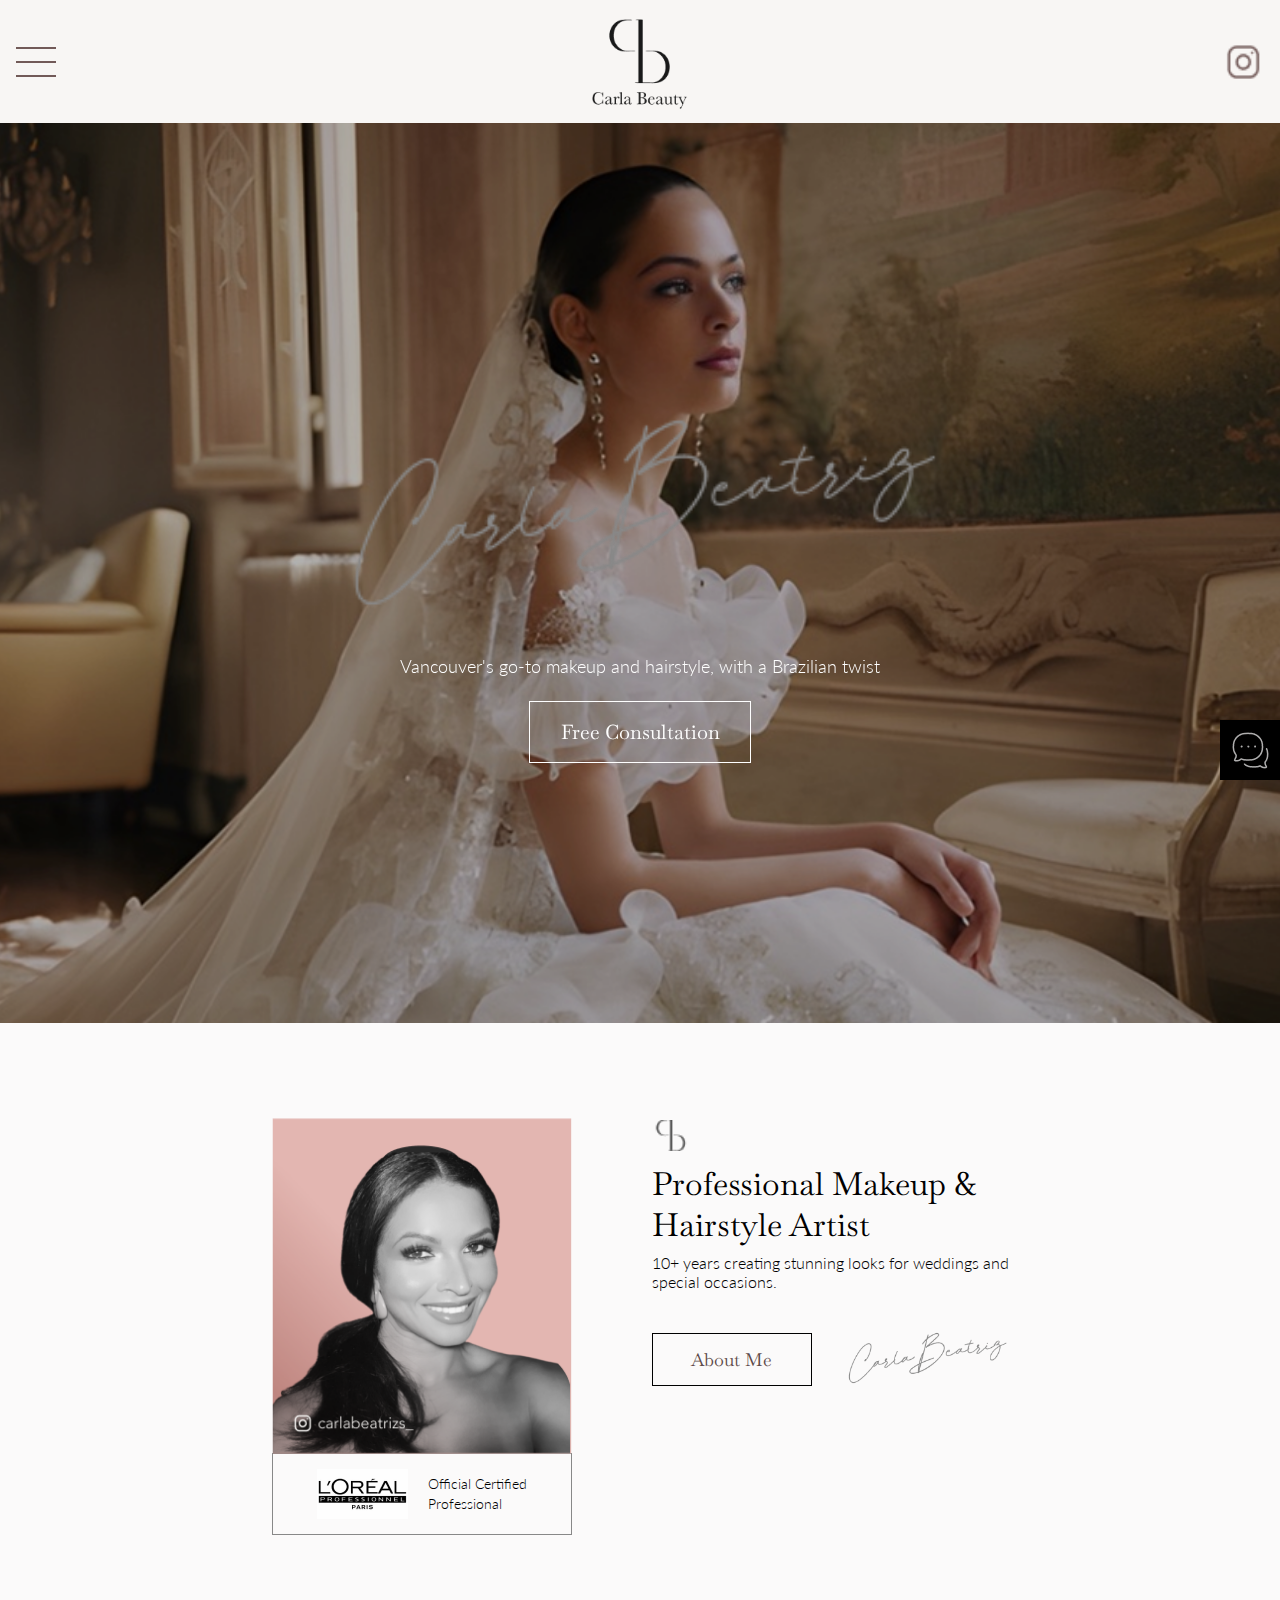
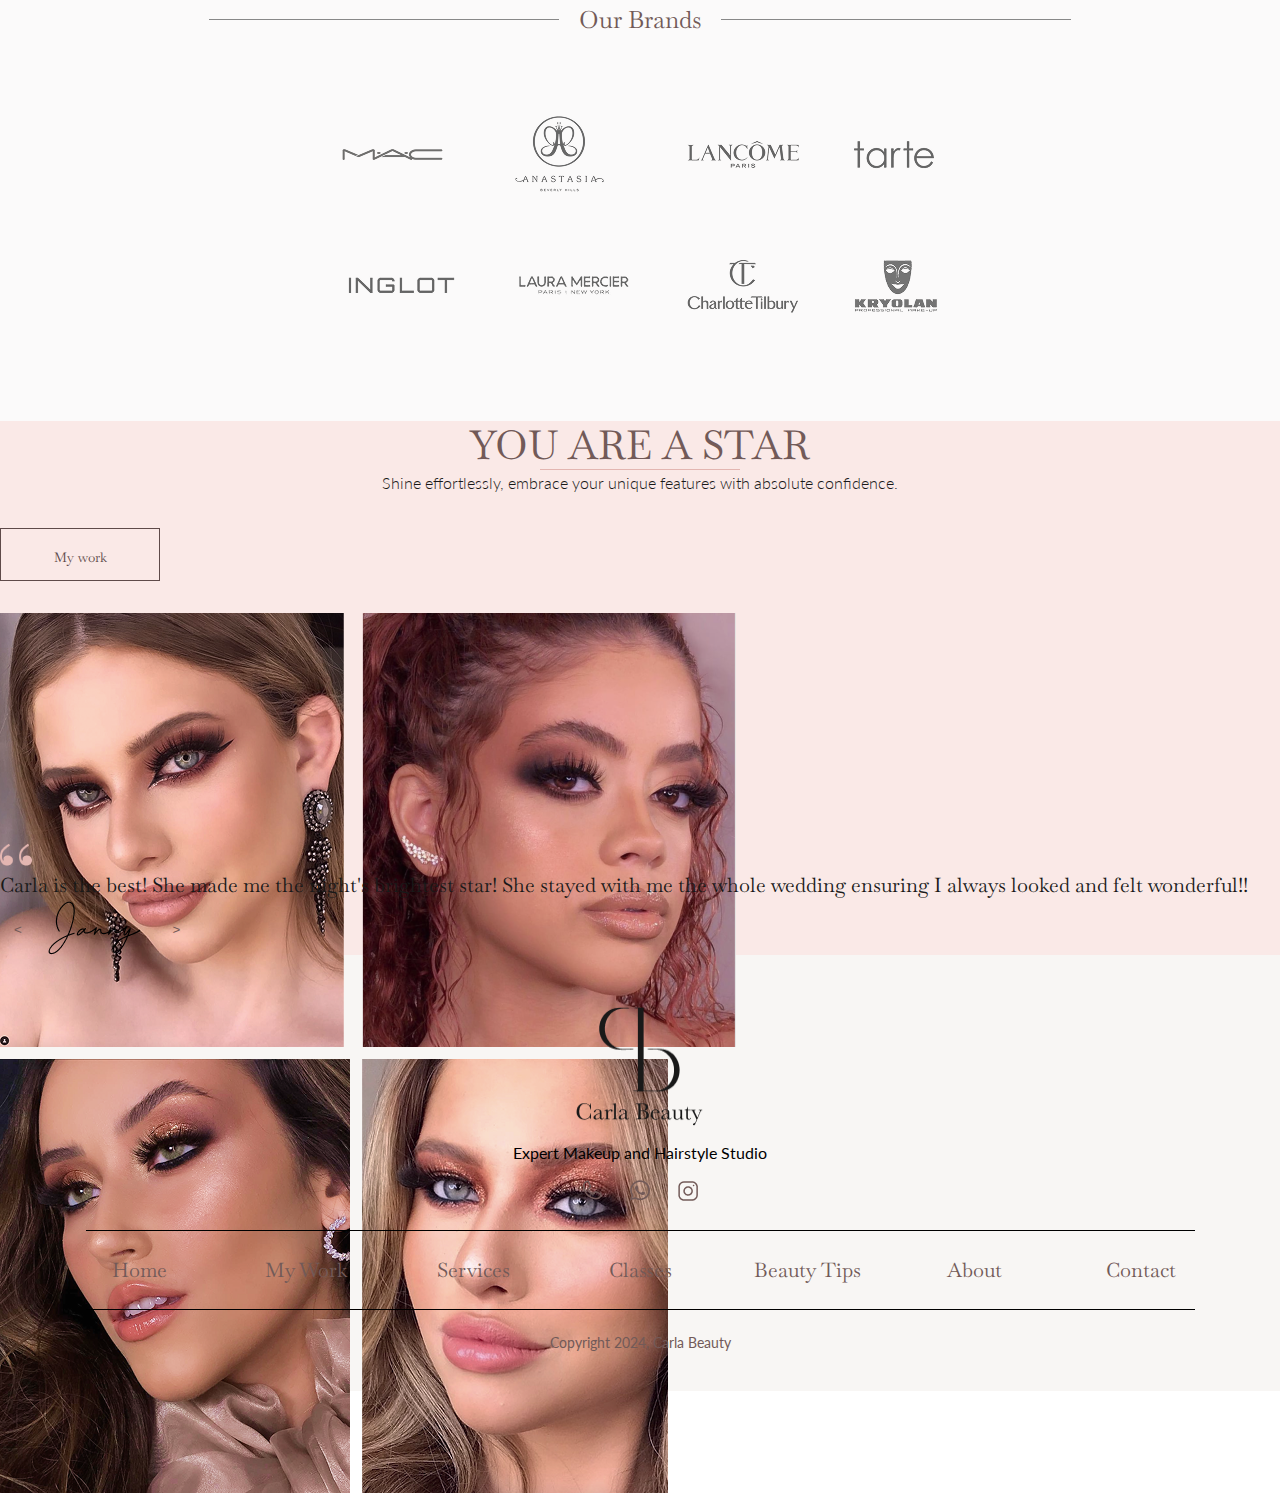
<file: index.html>
<!DOCTYPE html>
<html lang="en">
  <head>
    <meta charset="UTF-8" />
    <meta name="viewport" content="width=device-width, initial-scale=1.0" />
    <title>Final Project_team123</title>

    <link rel="stylesheet" href="./css/home.css" />
    <link rel="stylesheet" href="./css/header.css" />
    <link rel="stylesheet" href="./css/footer.css" />
  </head>
  <body>
    <header>
      <section class="header">
        <div class="header_desktop">
          <div class="header_container">
            <ul class="left_menu">
              <li><a href="./index.html">Home</a></li>
              <li><a href="#">My Work</a></li>
              <li><a href="./service.html">Services</a></li>
              <li><a href="#">Classes</a></li>
            </ul>
            <a href="#" class="logo"><img src="./img/logo.png" alt="" /></a>
            <ul class="right_menu">
              <li><a href="#">Beauty Tips</a></li>
              <li><a href="./about.html">About</a></li>
              <li><a href="#">Contact</a></li>
              <li>
                <a href="#" class="insta_logo"
                  ><img src="./img/insta_logo.png" alt=""
                /></a>
              </li>
            </ul>
          </div>
        </div>

        <div class="header_mobile">
          <div class="mobile_container">
            <div class="hamburger" id="hamburger">
              <span></span>
              <span></span>
              <span></span>
            </div>
            <a href="#" class="mobile_logo"
              ><img src="./img/logo.png" alt=""
            /></a>
            <a href="#" class="mobile_insta"
              ><img src="./img/insta_logo.png" alt=""
            /></a>
          </div>
          <nav class="nav-menus" id="navMenus">
            <ul class="mobile_menu">
              <li><a href="./index.html">Home</a></li>
              <li><a href="#">My Work</a></li>
              <li><a href="./service.html">Services</a></li>
              <li><a href="#">Classes</a></li>
              <li><a href="#">Beauty Tips</a></li>
              <li><a href="./about.html">About</a></li>
              <li><a href="#">Contact</a></li>
            </ul>

            <div class="header_wrap">
              <address>
                <div class="header_phone">
                  <a href="tel:+11234567890">
                    <img src="./img/phone_logo.png" alt="phone_logo" />
                  </a>
                </div>
                <div class="header_whatsapp">
                  <a href="tel:+11234567890">
                    <img src="./img/whatsapp_logo.png" alt="whatsapp_logo" />
                  </a>
                </div>
                <div class="header_instagram">
                  <a href="http://www.instagram.com">
                    <img src="./img/insta_logo.png" alt="insta_logo" />
                  </a>
                </div>
              </address>
              <div class="header_text">
                <p>Expert Makeup and Hairstyle Studio</p>
              </div>
            </div>
          </nav>
        </div>
      </section>
    </header>

    <main>
      <section class="firstMain">
        <div class="firstMain_container">
          <img src="./img/Carla Beauty.png" alt="mainText" />
          <p>Vancouver's go-to makeup and hairstyle, with a Brazilian twist</p>
          <div class="firstMain_consultation">
            <a href="#">Free Consultation</a>
          </div>
        </div>
        <div class="firstMainMsg_img">
          <img src="./img/message.png" alt="message" />
        </div>
      </section>

      <section class="secondMain">
        <div class="secondMain_container">
          <div class="secondMain_intro">
            <img src="./img/SM_logo.png" alt="" />
            <h1>Professional Makeup &<br />Hairstyle Artist</h1>
            <p class="sub-text">
              10+ years creating stunning looks for weddings and<br />special
              occasions.
            </p>
            <div class="sub-sign">
              <img src="./img/Carla Beauty.png" alt="" />
            </div>
            <div class="sub-btn">
              <a href="#">About Me</a>
            </div>
          </div>

          <div class="secondMain_wrapper">
            <div class="secondMain_img">
              <img src="./img/home_second.png" alt="" />
            </div>
            <div class="certification">
              <img src="./img/loreal.png" alt="" />
              <p>Official Certified<br />Professional</p>
            </div>
          </div>
        </div>

        <div class="line_brands">
          <span>Our Brands</span>
          <div class="brand_logos">
            <img src="./img/MAC_Cosmetics_logo.png" alt="mac" />
            <img src="./img/inglot_logo.png" alt="inglot" />
            <img src="./img/anastasia_logo.png" alt="anastasia" />
            <img src="./img/Laura_Mercier_logo.png" alt="Laura_Mercier" />
            <img src="./img/Lancôme_logo.png" alt="lancome" />
            <img
              src="./img/charlotte_tilbury_logo.png"
              alt="charlotte_tilbury"
            />
            <img src="./img/tarte_logo.png" alt="tarte" />
            <img src="./img/kryolan_logo.png" alt="kryolan" />
          </div>
        </div>
      </section>

      <section class="thirdMain">
        <div class="thirdMain_container">
          <h2>YOU ARE A STAR</h2>
          <span></span>
          <p class="thirdMain_txt">Shine effortlessly, embrace your unique features with absolute confidence.</p>
          <button class="btn_thirdMain">My work</button>
        </div>
        <div class="thirdMain_img">
          <img src="./img/home_star_1.png" alt="star1">
          <img src="./img/home_star_2.png" alt="star2">
          <img src="./img/home_star_3.png" alt="star3">
          <img src="./img/home_star_4.png" alt="star4">
        </div>
        <div class="thirdMain_container_2">
          <img src="./img/double_quotation_marks.png" alt="double_quotation_marks">
          <p class="thirdMain_txt_2">Carla is the best! She made me the night's brightest star! She stayed with me the whole  wedding ensuring I always looked and felt wonderful!! </p>
        </div>
        <div class="thirdMain_slider">
          <button class="prev">&lt;</button>
          <div class="slides">
            <div class="slide active">
              <img src="./img/Janny.png" alt="product1">
            </div>
            <div class="slide">
              <img src="./img/Janny.png" alt="product2">
            </div>
            <div class="slide">
              <img src="./img/Janny.png" alt="product3">
            </div>
          </div>
          <button class="next">&gt;</button>
        </div>
      </section>


    </main>

    <footer>
      <section class="footer">
        <div class="footer_wrap">
          <div class="logo">
            <img src="./img/logo.png" alt="logo_img" />
            <p>Expert Makeup and Hairstyle Studio</p>
          </div>
          <address>
            <div class="phone">
              <a href="tel:+11234567890">
                <img src="./img/phone_logo.png" alt="phone_logo" />
              </a>
            </div>
            <div class="whatsapp">
              <a href="tel:+11234567890">
                <img src="./img/whatsapp_logo.png" alt="whatsapp_logo" />
              </a>
            </div>
            <div class="instagram">
              <a href="http://www.instagram.com">
                <img src="./img/insta_logo.png" alt="insta_logo" />
              </a>
            </div>
          </address>
        </div>

        <div class="footer_menu">
          <ul class="link">
            <li><a href="./index.html">Home</a></li>
            <li><a href="#">My Work</a></li>
            <li><a href="./service.html">Services</a></li>
            <li><a href="#">Classes</a></li>
            <li><a href="#">Beauty Tips</a></li>
            <li><a href="./about.html">About</a></li>
            <li><a href="#">Contact</a></li>
          </ul>
        </div>
        <div class="copyright">
          <p>Copyright 2024, Carla Beauty</p>
        </div>
      </section>
    </footer>

    <script>
      const hamburger = document.getElementById("hamburger");
      const navMenus = document.getElementById("navMenus");

      hamburger.addEventListener("click", () => {
        hamburger.classList.toggle("active");
        navMenus.classList.toggle("active");
      });


      const slides = document.querySelector('.slides');
      const slideCount = document.querySelectorAll('.slide').length;
      let currentIndex = 0;

      document.querySelector('.next').addEventListener('click', () => {
        currentIndex = (currentIndex + 1) % slideCount;
        updateSlide();
      });

      document.querySelector('.prev').addEventListener('click', () => {
        currentIndex = (currentIndex - 1 + slideCount) % slideCount;
        updateSlide();
      });

      function updateSlide() {
        slides.style.transform = `translateX(-${currentIndex * 100}%)`;
      }

    </script>
  </body>
</html>
</file>
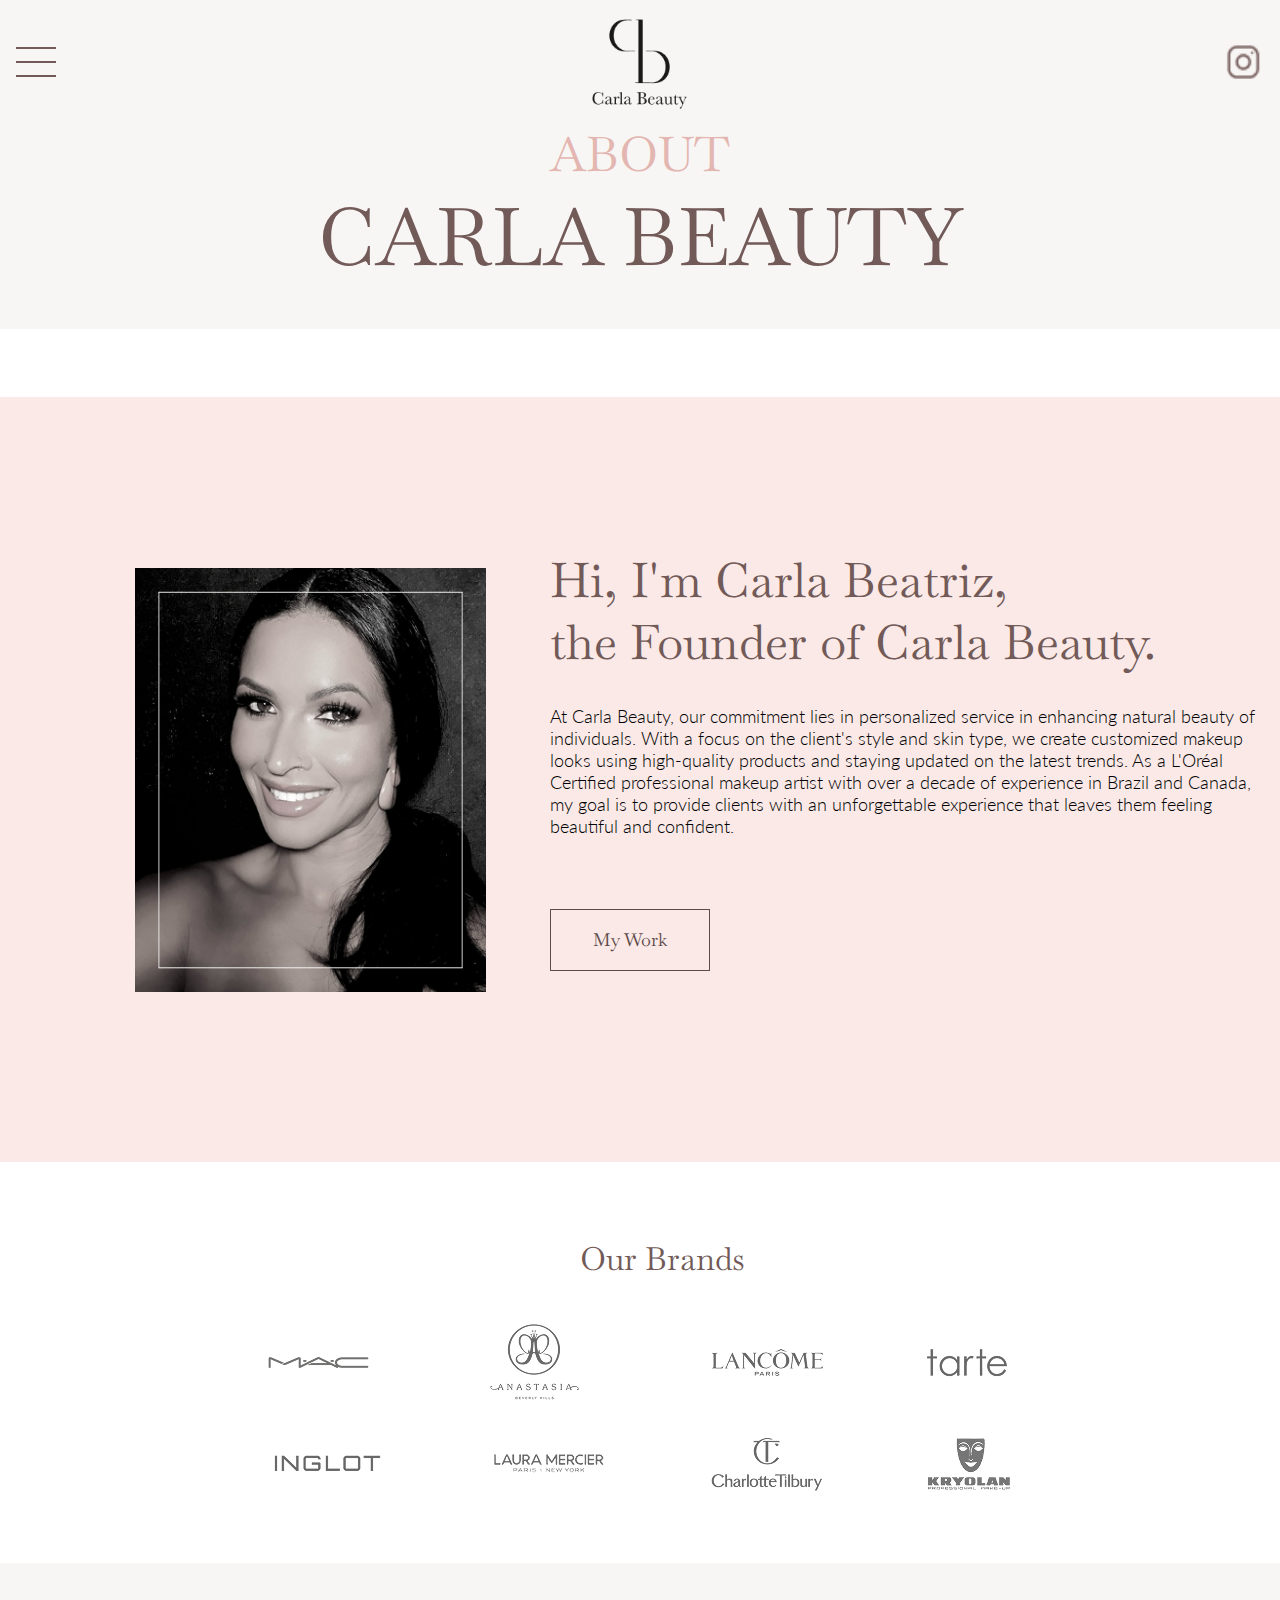
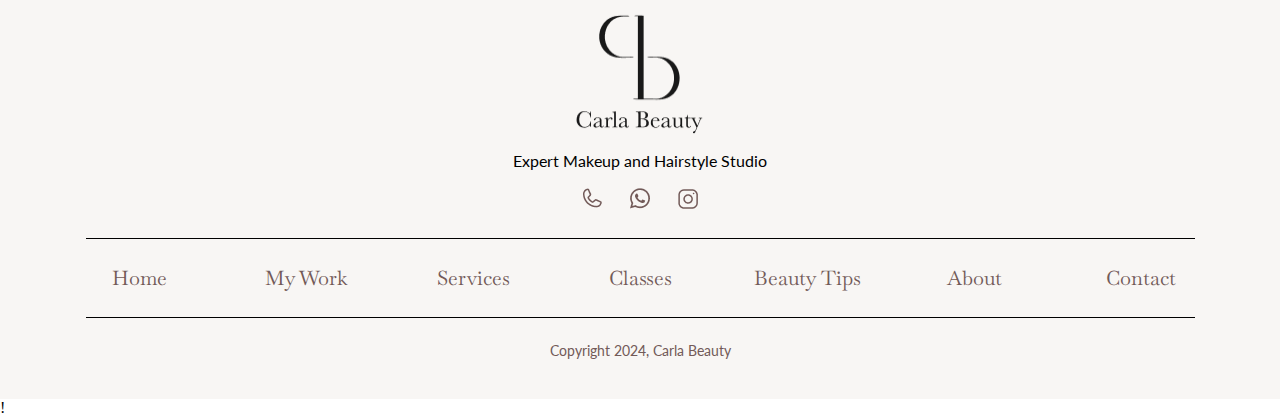
<file: about.html>
<!DOCTYPE html>
<html lang="en">
  <head>
    <meta charset="UTF-8" />
    <meta name="viewport" content="width=device-width, initial-scale=1.0" />
    <title>Final Project_team123</title>

    <link rel="stylesheet" href="./css/home.css" />
    <link rel="stylesheet" href="./css/header.css" />
    <link rel="stylesheet" href="./css/footer.css" />
    <link rel="stylesheet" href="./css/about.css" />
  </head>
  <body>
    <header>
      <section class="header">
        <div class="header_desktop">
          <div class="header_container">
            <ul class="left_menu">
              <li><a href="./index.html">Home</a></li>
              <li><a href="#">My Work</a></li>
              <li><a href="./service.html">Services</a></li>
              <li><a href="#">Classes</a></li>
            </ul>
            <a href="#" class="logo"><img src="./img/logo.png" alt="" /></a>
            <ul class="right_menu">
              <li><a href="#">Beauty Tips</a></li>
              <li><a href="./about.html">About</a></li>
              <li><a href="#">Contact</a></li>
              <li>
                <a href="#" class="insta_logo"
                  ><img src="./img/insta_logo.png" alt=""
                /></a>
              </li>
            </ul>
          </div>
        </div>

        <div class="header_mobile">
          <div class="mobile_container">
            <div class="hamburger" id="hamburger">
              <span></span>
              <span></span>
              <span></span>
            </div>
            <a href="#" class="mobile_logo"
              ><img src="./img/logo.png" alt=""
            /></a>
            <a href="#" class="mobile_insta"
              ><img src="./img/insta_logo.png" alt=""
            /></a>
          </div>
          <nav class="nav-menus" id="navMenus">
            <ul class="mobile_menu">
              <li><a href="./index.html">Home</a></li>
              <li><a href="#">My Work</a></li>
              <li><a href="./service.html">Services</a></li>
              <li><a href="#">Classes</a></li>
              <li><a href="#">Beauty Tips</a></li>
              <li><a href="./about.html">About</a></li>
              <li><a href="#">Contact</a></li>
            </ul>

            <div class="header_wrap">
              <address>
                <div class="header_phone">
                  <a href="tel:+11234567890">
                    <img src="./img/phone_logo.png" alt="phone_logo" />
                  </a>
                </div>
                <div class="header_whatsapp">
                  <a href="tel:+11234567890">
                    <img src="./img/whatsapp_logo.png" alt="whatsapp_logo" />
                  </a>
                </div>
                <div class="header_instagram">
                  <a href="http://www.instagram.com">
                    <img src="./img/insta_logo.png" alt="insta_logo" />
                  </a>
                </div>
              </address>
              <div class="header_text">
                <p>Expert Makeup and Hairstyle Studio</p>
              </div>
            </div>
          </nav>
        </div>
      </section>
    </header>

    <main>
      <div class="about">
        <h1>
          <span class="heading-word">ABOUT</span><br />
          <span class="heading-rest">CARLA BEAUTY</span>
        </h1>
      </div>
      <div class="instruction">
        <img src="./img/about_1.png" alt="about_photo" />
        <div class="instruction_text">
          <h1>Hi, I'm Carla Beatriz, <br />the Founder of Carla Beauty.</h1>
          <p>
            At Carla Beauty, our commitment lies in personalized service in
            enhancing natural beauty of individuals. With a focus on the
            client's style and skin type, we create customized makeup looks
            using high-quality products and staying updated on the latest
            trends. As a L'Oréal Certified professional makeup artist with over
            a decade of experience in Brazil and Canada, my goal is to provide
            clients with an unforgettable experience that leaves them feeling
            beautiful and confident.
          </p>
          <button type="button" class="btn_myWork">My Work</button>
        </div>
      </div>
      <div class="our_brands">
        <h2>Our Brands</h2>
        <div class="brand_logos">
          <img src="./img/MAC_Cosmetics_logo.png" alt="mac" />
          <img src="./img/inglot_logo.png" alt="inglot" />
          <img src="./img/anastasia_logo.png" alt="anastasia" />
          <img src="./img/Laura_Mercier_logo.png" alt="Laura_Mercier" />
          <img src="./img/Lancôme_logo.png" alt="lancome" />
          <img src="./img/charlotte_tilbury_logo.png" alt="charlotte_tilbury" />
          <img src="./img/tarte_logo.png" alt="tarte" />
          <img src="./img/kryolan_logo.png" alt="kryolan" />
        </div>
      </div>
    </main>

    <footer>
      <section class="footer">
        <div class="footer_wrap">
          <div class="logo">
            <img src="./img/logo.png" alt="logo_img" />
            <p>Expert Makeup and Hairstyle Studio</p>
          </div>
          <address>
            <div class="phone">
              <a href="tel:+11234567890">
                <img src="./img/phone_logo.png" alt="phone_logo" />
              </a>
            </div>
            <div class="whatsapp">
              <a href="tel:+11234567890">
                <img src="./img/whatsapp_logo.png" alt="whatsapp_logo" />
              </a>
            </div>
            <div class="instagram">
              <a href="http://www.instagram.com">
                <img src="./img/insta_logo.png" alt="insta_logo" />
              </a>
            </div>
          </address>
        </div>

        <div class="footer_menu">
          <ul class="link">
            <li><a href="./index.html">Home</a></li>
            <li><a href="#">My Work</a></li>
            <li><a href="./service.html">Services</a></li>
            <li><a href="#">Classes</a></li>
            <li><a href="#">Beauty Tips</a></li>
            <li><a href="./about.html">About</a></li>
            <li><a href="#">Contact</a></li>
          </ul>
        </div>
        <div class="copyright">
          <p>Copyright 2024, Carla Beauty</p>
        </div>
      </section>
    </footer>

    <script>
      const hamburger = document.getElementById("hamburger");
      const navMenus = document.getElementById("navMenus");

      hamburger.addEventListener("click", () => {
        hamburger.classList.toggle("active");
        navMenus.classList.toggle("active");
      });
    </script>
  </body>
</html>
!
</file>
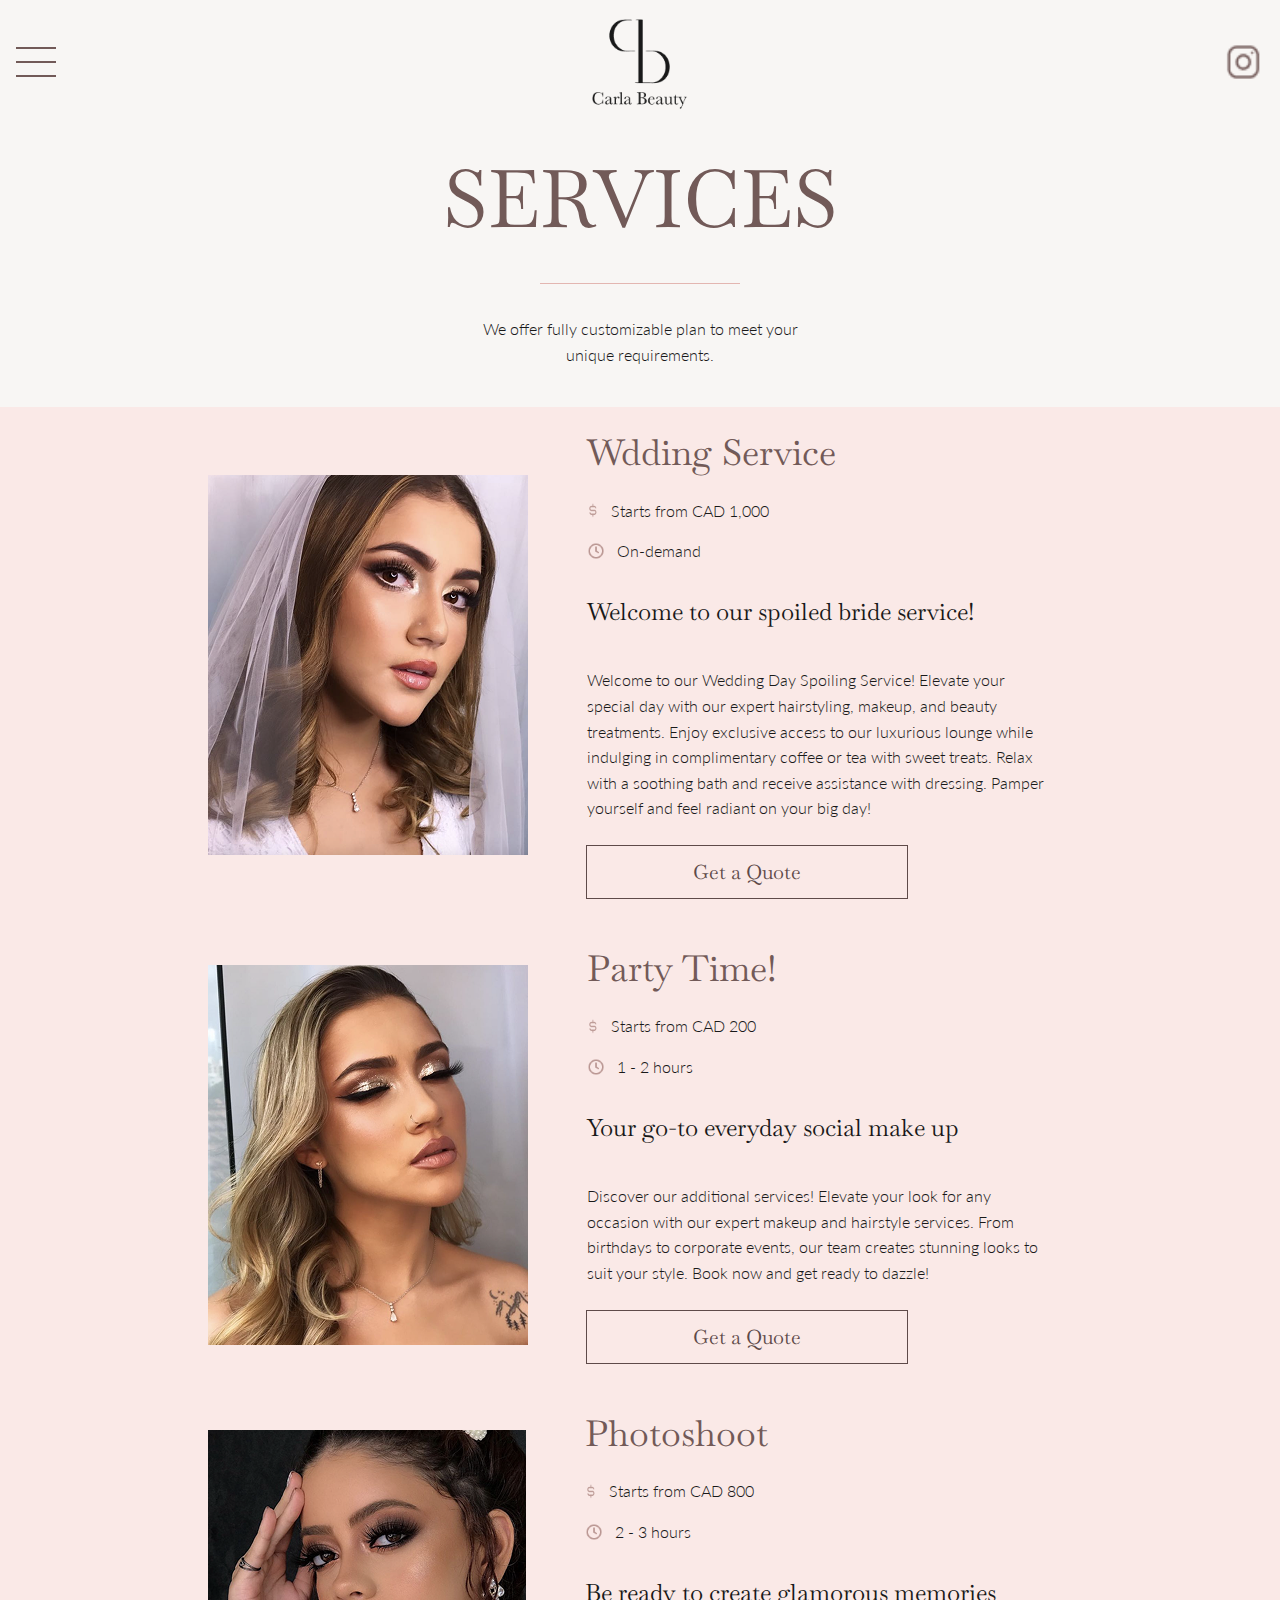
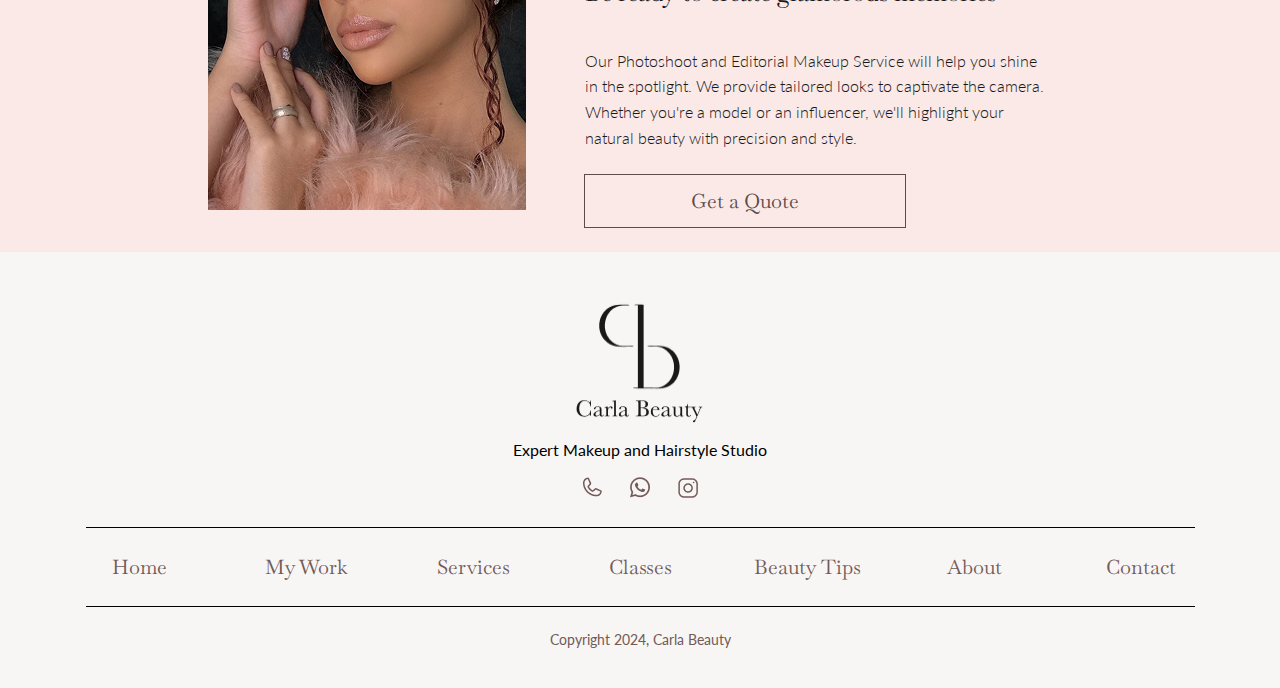
<file: service.html>
<!DOCTYPE html>
<html lang="en">
  <head>
    <meta charset="UTF-8" />
    <meta name="viewport" content="width=device-width, initial-scale=1.0" />
    <title>Final Project_team123</title>

    <link rel="stylesheet" href="./css/home.css" />
    <link rel="stylesheet" href="./css/header.css" />
    <link rel="stylesheet" href="./css/footer.css" />
    <link rel="stylesheet" href="./css/service.css" />
  </head>
  <body>
    <header>
      <section class="header">
        <div class="header_desktop">
          <div class="header_container">
            <ul class="left_menu">
              <li><a href="./index.html">Home</a></li>
              <li><a href="#">My Work</a></li>
              <li><a href="./service.html">Services</a></li>
              <li><a href="#">Classes</a></li>
            </ul>
            <a href="#" class="logo"><img src="./img/logo.png" alt="" /></a>
            <ul class="right_menu">
              <li><a href="#">Beauty Tips</a></li>
              <li><a href="./about.html">About</a></li>
              <li><a href="#">Contact</a></li>
              <li>
                <a href="#" class="insta_logo"
                  ><img src="./img/insta_logo.png" alt=""
                /></a>
              </li>
            </ul>
          </div>
        </div>

        <div class="header_mobile">
          <div class="mobile_container">
            <div class="hamburger" id="hamburger">
              <span></span>
              <span></span>
              <span></span>
            </div>
            <a href="#" class="mobile_logo"
              ><img src="./img/logo.png" alt=""
            /></a>
            <a href="#" class="mobile_insta"
              ><img src="./img/insta_logo.png" alt=""
            /></a>
          </div>
          <nav class="nav-menus" id="navMenus">
            <ul class="mobile_menu">
              <li><a href="./index.html">Home</a></li>
              <li><a href="#">My Work</a></li>
              <li><a href="./service.html">Services</a></li>
              <li><a href="#">Classes</a></li>
              <li><a href="#">Beauty Tips</a></li>
              <li><a href="./about.html">About</a></li>
              <li><a href="#">Contact</a></li>
            </ul>

            <div class="header_wrap">
              <address>
                <div class="header_phone">
                  <a href="tel:+11234567890">
                    <img src="./img/phone_logo.png" alt="phone_logo" />
                  </a>
                </div>
                <div class="header_whatsapp">
                  <a href="tel:+11234567890">
                    <img src="./img/whatsapp_logo.png" alt="whatsapp_logo" />
                  </a>
                </div>
                <div class="header_instagram">
                  <a href="http://www.instagram.com">
                    <img src="./img/insta_logo.png" alt="insta_logo" />
                  </a>
                </div>
              </address>
              <div class="header_text">
                <p>Expert Makeup and Hairstyle Studio</p>
              </div>
            </div>
          </nav>
        </div>
      </section>
    </header>

    <main>
      <div class="services_home">
        <h2 class="service_title">SERVICES</h2>
        <span></span>
        <p>
          We offer fully customizable plan to meet your unique requirements.
        </p>
      </div>
      <div class="wedding">
        <img src="./img/services_1.png" alt="services1" />
        <div class="wedding_box">
          <h2>Wdding Service</h2>
          <div class="cost">
            <img src="./img/doller_sign.png" alt="doller" />
            <p>Starts from CAD 1,000</p>
          </div>
          <div class="time">
            <img src="./img/timer_sign.png" alt="timer" />
            <p>On-demand</p>
          </div>
          <div class="text">
            <h3>Welcome to our spoiled bride service!</h3>
            <p>
              Welcome to our Wedding Day Spoiling Service! Elevate your special
              day with our expert hairstyling, makeup, and beauty treatments.
              Enjoy exclusive access to our luxurious lounge while indulging in
              complimentary coffee or tea with sweet treats. Relax with a
              soothing bath and receive assistance with dressing. Pamper
              yourself and feel radiant on your big day!
            </p>
          </div>
          <button class="btn_get">Get a Quote</button>
        </div>
      </div>
      <div class="party_time">
        <img src="./img/services_2.png" alt="service2" />
        <div class="party_time_box">
          <h2>Party Time!</h2>
          <div class="cost">
            <img src="./img/doller_sign.png" alt="doller" />
            <p>Starts from CAD 200</p>
          </div>
          <div class="time">
            <img src="./img/timer_sign.png" alt="timer" />
            <p>1 - 2 hours</p>
          </div>
          <div class="text">
            <h3>Your go-to everyday social make up</h3>
            <p>
              Discover our additional services! Elevate your look for any
              occasion with our expert makeup and hairstyle services. From
              birthdays to corporate events, our team creates stunning looks to
              suit your style. Book now and get ready to dazzle!
            </p>
          </div>
          <button class="btn_get">Get a Quote</button>
        </div>
      </div>
      <div class="photoshoot">
        <img src="./img/services_3.png" alt="service3" />
        <div class="photoshoot_box">
          <h2>Photoshoot</h2>
          <div class="cost">
            <img src="./img/doller_sign.png" alt="doller" />
            <p>Starts from CAD 800</p>
          </div>
          <div class="time">
            <img src="./img/timer_sign.png" alt="timer" />
            <p>2 - 3 hours</p>
          </div>
          <div class="text">
            <h3>Be ready to create glamorous memories</h3>
            <p>
              Our Photoshoot and Editorial Makeup Service will help you shine in
              the spotlight. We provide tailored looks to captivate the camera.
              Whether you're a model or an influencer, we'll highlight your
              natural beauty with precision and style.
            </p>
          </div>
          <button class="btn_get">Get a Quote</button>
        </div>
      </div>
    </main>

    <footer>
      <section class="footer">
        <div class="footer_wrap">
          <div class="logo">
            <img src="./img/logo.png" alt="logo_img" />
            <p>Expert Makeup and Hairstyle Studio</p>
          </div>
          <address>
            <div class="phone">
              <a href="tel:+11234567890">
                <img src="./img/phone_logo.png" alt="phone_logo" />
              </a>
            </div>
            <div class="whatsapp">
              <a href="tel:+11234567890">
                <img src="./img/whatsapp_logo.png" alt="whatsapp_logo" />
              </a>
            </div>
            <div class="instagram">
              <a href="http://www.instagram.com">
                <img src="./img/insta_logo.png" alt="insta_logo" />
              </a>
            </div>
          </address>
        </div>

        <div class="footer_menu">
          <ul class="link">
            <li><a href="./index.html">Home</a></li>
            <li><a href="#">My Work</a></li>
            <li><a href="./service.html">Services</a></li>
            <li><a href="#">Classes</a></li>
            <li><a href="#">Beauty Tips</a></li>
            <li><a href="./about.html">About</a></li>
            <li><a href="#">Contact</a></li>
          </ul>
        </div>
        <div class="copyright">
          <p>Copyright 2024, Carla Beauty</p>
        </div>
      </section>
    </footer>

    <script>
      const hamburger = document.getElementById("hamburger");
      const navMenus = document.getElementById("navMenus");

      hamburger.addEventListener("click", () => {
        hamburger.classList.toggle("active");
        navMenus.classList.toggle("active");
      });
    </script>
  </body>
</html>
</file>
<file: css/home.css>
@import url("https://fonts.googleapis.com/css2?family=Baskervville:ital,wght@0,400..700;1,400..700&family=Lato:ital,wght@0,100;0,300;0,400;0,700;0,900;1,100;1,300;1,400;1,700;1,900&family=Noto+Serif+KR:wght@200..900&family=Oswald:wght@200..700&family=SUSE:wght@100..800&display=swap");

* {
  box-sizing: border-box;
  margin: 0;
  padding: 0;
}

a {
  text-decoration: none;
}

/* firstMain */
.firstMain {
  background-image: url(../img/home_main.png);
  background-size: cover;
  background-position: center;
  background-repeat: no-repeat;

  width: 100%;
  height: 100vh;
  display: flex;
  align-items: center;
  justify-content: center;
  position: relative;
}

.firstMain_container {
  text-align: center;
  color: white;
  z-index: 2;
}

.firstMain_container img {
  width: 80vw;
  max-width: 607px;
  height: auto;
  display: block;
  margin: 0 auto;
}

.firstMain_container p {
  font-family: "Lato", sans-serif;

  padding: 32px 0 24px 0;
  font-size: 18px;
  font-weight: 300;

  padding: 32px 0 24px 0;
}

.firstMain::before {
  content: "";
  position: absolute;
  inset: 0;
  background-color: rgba(0, 0, 0, 0.3);
  z-index: 1;
}

.firstMain .firstMain_container .firstMain_consultation {
  margin: 0 auto;
  width: 222px;
  height: 62px;
  border: 1px solid white;

  display: flex;
  justify-content: center;
  align-items: center;
}

.firstMain .firstMain_container .firstMain_consultation a {
  color: white;

  font-family: "Baskervville", sans-serif;
  white-space: nowrap;
  font-size: 20px;
  font-weight: 400;
}

.firstMain .firstMainMsg_img {
  width: 60px;
  height: 60px;
  background-color: black;

  display: flex;
  justify-content: center;
  align-items: center;

  position: fixed;
  right: 0;
  top: 80%;
}

.firstMain .firstMainMsg_img img {
  width: 41px;
  height: 41px;
}

@media screen and (min-width: 630px) {
  .firstMain_container p {
    font-family: "Lato", sans-serif;
    padding: 46px 0 24px 0;
    font-size: 18px;
    font-weight: 300;
  }
}

/* secondMain */

.secondMain {
  display: flex;
  justify-content: center;
  align-items: center;
  text-align: center;
  background-color: #fbfafa;

  flex-direction: column;
}

.secondMain_container {
  padding-top: 40px;
}

.secondMain_intro img {
  width: 29.54px;
  height: 24px;
}

.secondMain_intro h1 {
  font-family: "Baskervville", sans-serif;
  font-weight: 400;
  font-size: 32px;
  padding: 8px 0;
}

.secondMain_intro p {
  font-family: "Lato", sans-serif;
  font-size: 16px;
  font-weight: 300;
}

.secondMain_container .sub-sign {
  padding: 32px 0;
}

.secondMain_container .sub-sign img {
  width: 165px;
  height: auto;
}

.secondMain_container .sub-btn {
  margin: 0 auto;
  width: 160px;
  height: 53px;
  border: 1px solid black;

  display: flex;
  justify-content: center;
  align-items: center;
}

.secondMain_container .sub-btn a {
  font-family: "Baskervville", sans-serif;
  font-weight: 400;
  font-size: 18px;
  color: #5e4a49;
}

.secondMain_wrapper {
  position: relative;
  display: inline-block;
}

.secondMain_img img {
  width: 300px;
  display: block;
}

.secondMain_wrapper .certification {
  display: flex;
  align-items: center;
  justify-content: center;
  gap: 20px;
  width: 300px;

  background-color: #fbfafa;
  padding: 15px 20px;
  border: 1px solid #888888;

  margin-top: -1px;
}

.certification p {
  font-family: "Lato", sans-serif;
  font-size: 14px;
  font-weight: 300;
  text-align: left;
  line-height: 1.4;
}

.line_brands {
  display: flex;
  flex-direction: column;
  align-items: center;
  margin-top: 17px;
  padding: 12px 0 60px;
}

.line_brands span {
  display: flex;
  align-items: center;
  font-size: 24px;
  font-weight: 300;
  font-family: "Baskervville", sans-serif;
  color: #725a58;
  position: relative;
  white-space: nowrap;
  margin-bottom: 24px;
  width: 328px;
}

.line_brands span::before,
.line_brands span::after {
  content: "";
  flex: 1;
  height: 0.5px;
  background-color: #888888;
}

.line_brands span::before {
  margin-right: 20px;
}

.line_brands span::after {
  margin-left: 20px;
}

.brand_logos {
  display: grid;
  grid-auto-flow: column;
  grid-template-rows: repeat(4, 1fr);
  align-items: center;
  justify-content: center;
  gap: 54px;
}

/* third main */
.thirdMain {
  background-color: #FAE9E7;
}

.thirdMain_container h2 {
  font-family: 'Baskervville', sans-serif;
  font-size: 40px;
  font-weight: 400;
  line-height: 120%;
  color: #725A58;
  display: block;
  text-align: center;
}

.thirdMain_container>span {
  display: block;
  border-bottom: 1px solid #E3B6B1;
  width: 200px;
  margin: 0 auto;
}

.thirdMain_txt {
  color: #191919;
  font-family: 'Lato', sans-serif;
  font-weight: 300;
  font-size: 16px;
  line-height: 160%;
  justify-content: center;
  align-items: center;
  text-align: center;
}

.btn_thirdMain {
  font-family: 'Baskervville', sans-serif;
  color: #5E4A49;
  background-color: #FAE9E7;
  width: 160px;
  height: 53px;
  padding: 20px 32px;
  border: 1px solid #5E4A49;
  margin: 32px auto;
}

.thirdMain_img {
  display: grid;
  grid-template-columns: repeat(2, 1fr);
  width: 157px;
  height: 230px;
  gap: 12.25px;
}

.thirdMain_container_2 img {
  width: 32px;
  height: 23.73px;
}

.thirdMain_container_2 p {
  font-family: 'Baskervville', sans-serif;
  font-weight: 400;
  font-size: 20px;
  line-height: 150%;
  color: #191919;
}

.thirdMain_slider {
  position: relative;
  width: 189px;
  /* height: 38px; */
  overflow: hidden;
  justify-content: center;
  align-items: center;
}

.slides {
  display: flex;
  transition: transform 0.3s ease;
}

.slide {
  min-width: 100%;
  width: 95px;
  /* height: 38px; */
  box-sizing: border-box;
  display: flex;
  justify-content: center;
  align-items: center;
}

button.prev,
button.next {
  position: absolute;
  top: 50%;
  transform: translateY(-50%);
  z-index: 2;
  background-color: rgba(0,0,0,0);
  color: #725A58;
  border: none;
  /* font-size: 20px; */
  width: 10.37px;
  height: 18.62px;
  padding: 2.69px 3.94px; 
  cursor: pointer;
}

button.prev { left: 10px; }
button.next { right: 10px; }






@media screen and (min-width: 630px) {
  .secondMain_container {
    flex-direction: row-reverse;
    display: flex;
  }

  .secondMain_container .sub-sign {
    padding: 32px 0;
    display: flex;
    justify-content: right;
  }

  .secondMain_container .sub-btn {
    margin: -83px 0;
  }

  .secondMain_intro {
    margin: 57.19px 0 0 80px;
    text-align: left;
  }

  .secondMain_intro img {
    height: auto;
    width: 38.33px;
  }

  .line_brands span {
    margin: 40px 0 36px 0;
    width: 862px;
  }
  .brand_logos {
    display: grid;
    grid-auto-flow: column;
    grid-template-rows: repeat(2, 1fr);
    align-items: center;
    justify-content: space-between;
    margin: 44px 267.75px 36px;
  }
}
</file>
<file: css/header.css>
* {
  padding: 0;
  margin: 0;
  box-sizing: border-box;
}

header {
  background-color: #f8f6f4;
  font-family: "Lato", sans-serif;
  font-weight: 400;
  font-style: normal;
}

.header_desktop {
  display: none;
}

.header_mobile {
  width: 100%;
}

.mobile_container {
  display: flex;
  justify-content: space-between;
  align-items: center;
  position: relative;

  padding: 10px 16px;
}

.hamburger {
  display: flex;
  flex-direction: column;
  justify-content: space-between;
  width: 40px;
  height: 30px;
  cursor: pointer;
  z-index: 2001;
}

.hamburger span {
  display: block;
  height: 2px;
  background-color: #725a58;
}

.mobile_logo img {
  height: 100px;
  width: 95.6px;
}

.mobile_insta img {
  display: block;
  height: 40px;
  width: 40px;
}

.nav-menus {
  background-color: #f8f6f4;
  font-family: "Baskervville", sans-serif;
  text-align: center;

  display: none;
  flex-direction: column;
  position: absolute;
  top: 117px;
  left: 0;
  width: 100%;
  z-index: 2000;
}

.nav-menus.active {
  display: flex;
}

.hamburger.active span:nth-child(1) {
  transform: rotate(45deg) translate(12px, 14px);
}
.hamburger.active span:nth-child(2) {
  opacity: 0;
}
.hamburger.active span:nth-child(3) {
  transform: rotate(-45deg) translate(5px, -8px);
}

.mobile_menu {
  padding: 58px 0 56px 0;
}

.mobile_menu li {
  font-size: 32px;
  list-style: none;
  padding-bottom: 24px;
}

.mobile_menu li:last-child {
  padding-bottom: 0;
}

.mobile_menu a {
  text-decoration: none;
  color: #725a58;

  position: relative;
}

.mobile_menu li a::before {
  content: "";
  width: calc(100% - 1px);
  height: 1.3px;
  background-color: rgb(114, 90, 88);
  position: absolute;
  left: 0;
  bottom: 0;
  transform: scaleX(0);
  transition: all 0.3s;
}

.mobile_menu li a:hover::before {
  transform: scaleX(1);
}

.header_wrap address {
  display: flex;
  align-items: center;
  justify-content: center;
  gap: 24px;
  margin-bottom: 27px;
}

.header_wrap .header_text {
  text-align: center;
  font-size: 14px;
  font-family: "Lato", sans-serif;
  font-weight: 400;
  color: #191919;
  letter-spacing: 0.5px;
  margin-bottom: 23px;
}

@media screen and (min-width: 1350px) {
  .header_mobile {
    display: none;
  }

  .hamburger {
    display: none;
  }

  .header_desktop {
    display: block;
    background-color: #f8f6f4;
    width: 100%;
  }

  .header_desktop .header_container {
    flex-direction: row;
    display: flex;
    justify-content: space-between;
    align-items: center;
  }

  .header_container ul {
    display: flex;
    justify-content: space-between;
    list-style: none;
  }

  .header_container ul li {
    position: relative;
  }

  .left_menu li::before {
    content: "";
    width: calc(100% - 59px);
    height: 1.3px;
    background-color: rgb(114, 90, 88);
    position: absolute;
    left: 29px;
    bottom: 0px;
    transform: scaleX(0);
    transition: all 0.3s;
  }

  .left_menu li:hover::before {
    transform: scaleX(1);
  }

  .left_menu {
    padding-right: 80px;
  }

  .left_menu a {
    padding: 0 31.17px;
    border-right: 1px solid rgba(227, 182, 177, 1);
    white-space: nowrap;
  }

  .left_menu li:last-child a {
    border-right: none;
  }

  .right_menu {
    padding-left: 80px;
  }

  .right_menu a {
    padding: 0 31.17px;
    border-right: 1px solid rgba(227, 182, 177, 1);
    white-space: nowrap;
  }

  .right_menu li:last-child a {
    border-right: none;
  }

  .right_menu li::before {
    content: "";
    width: calc(100% - 59px);
    height: 1.3px;
    background-color: rgb(114, 90, 88);
    position: absolute;
    left: 29px;
    bottom: 5px;
    transform: scaleX(0);
    transition: all 0.3s;
  }

  .right_menu li:hover::before {
    transform: scaleX(1);
  }

  .right_menu li:last-child::before {
    display: none;
  }

  .header_container {
    padding: 32px 116px;
  }

  .header_container a {
    text-decoration: none;
    font-family: "Lato", sans-serif;
    font-weight: 400;
    font-style: normal;
    color: rgba(114, 90, 88, 1);
  }
}
</file>
<file: css/footer.css>
* {
  box-sizing: border-box;
  margin: 0;
  padding: 0;
}

.footer {
  background-color: #f8f6f4;
  font-family: "Lato", sans-serif;
  font-weight: 400;
  font-style: normal;
}

.footer .logo {
  display: flex;
  flex-direction: column;
  align-items: center;
  justify-content: center;
  gap: 16px;
  padding-top: 40px;
}

.footer .logo img {
  height: 132px;
}

.footer_wrap address {
  display: flex;
  align-items: center;
  justify-content: center;
  gap: 24px;
  padding: 16px 0 24px 0;
}

.footer_menu {
  display: flex;
  align-items: center;
  justify-content: center;
}

.footer_menu .link {
  list-style: none;
  display: grid;
  grid-template-columns: repeat(2, 1fr);
  row-gap: 20px;
  column-gap: 60px;
  text-align: center;
  padding: 26px 25px;

  border-top: 1px solid black;
  border-bottom: 1px solid black;
}

.footer_menu .link a {
  text-decoration: none;
  color: #725a58;
  font-size: 20px;
  font-family: "Baskervville", sans-serif;
}

.footer_menu ul li a {
  position: relative;
}

.footer_menu li a::before {
  content: "";
  width: calc(100% - 1px);
  height: 1.3px;
  background-color: rgb(114, 90, 88);
  position: absolute;
  left: 0;
  bottom: 0;
  transform: scaleX(0);
  transition: all 0.3s;
}

.footer_menu li a:hover::before {
  transform: scaleX(1);
}

.copyright {
  display: flex;
  align-items: center;
  justify-content: center;
}

.copyright p {
  font-family: "Lato", sans-serif;
  color: #725a58;
  font-size: 14px;
  padding: 24px 0 40px 0;
}

@media screen and (min-width: 880px) {
  .footer_menu .link {
    grid-template-columns: repeat(7, 1fr);
    white-space: nowrap;
    padding: 26px 0;
  }
}
</file>
<file: css/about.css>
* {
  box-sizing: border-box;
  margin: 0;
  padding: 0;
}

.about {
  background-color: #f8f6f4;
  padding-bottom: 40px;
}

.about h1 {
  text-align: center;
  font-family: "Baskervville", sans-serif;
  font-weight: 400;
}

.heading-word {
  font-size: 36px;
  color: #e3b6b1;
}

.heading-rest {
  font-size: 33px;
  color: #725a58;
}

.heading-word,
.heading-rest {
  display: inline-block;
}

.instruction {
  background-color: #fae9e7;
  padding-bottom: 40px;
}

.instruction img {
  width: 100%;
}

.instruction_text {
  padding: 24px;
}

.instruction_text h1 {
  font-family: "Baskervville", sans-serif;
  font-weight: 400;
  font-size: 32px;
  color: #725a58;
  padding: 40px 16.5px 24px 16.5px;
}

.instruction_text p {
  font-family: "Lato", sans-serif;
  font-weight: 300;
  font-size: 16px;
  color: #000;
  padding: 0 16.5px 24px;
}

.btn_myWork {
  display: block;
  cursor: pointer;
  border: 1px solid #5e4a49;
  color: #5e4a49;
  width: 160px;
  height: 53px;
  background-color: #fae9e7;
  font-size: 18px;
  font-weight: 400;
  font-family: "Baskervville", sans-serif;
  margin: 40px auto;
}

.our_brands {
  text-align: center;  
  padding: 40px 0 24px;
}

.our_brands h2 {
  color: #725a58;
  font-size: 32px;
  font-weight: 400;
  font-family: "Baskervville", sans-serif;
}

.brand_logos {
  display: grid;
  grid-auto-flow: column;
  grid-template-rows: repeat(4, 1fr);
  align-items: center;
  justify-content: center;
  gap: 24px;
}



@media screen and (min-width: 768px) {
  .about {
    margin-bottom: 68px;
  }
  .heading-word {
    font-size: 48px;
  }
  .heading-rest {
    font-size: 80px;
  }
  .instruction {
    display: flex;
    align-items: center;
    padding-bottom: 0;
  }
  .instruction img {
    width: 351px;
    height: 424px;
    margin: 108px 40px 108px 135px;
  }
  .instruction_text {
    display: flex;
    flex-direction: column;
    justify-content: center;
    gap: 32px;
    align-items: flex-start;
    margin: 127.5px 0;
  }
  .instruction_text h1 {
    font-size: 48px;
  }
  .instruction_text p {
    font-size: 18px;
  }
  .instruction_text h1,
  .instruction_text p {
    text-align: left;
    padding: 0;
  }
  .btn_myWork {
    height: 62px;
    margin: 40px 0;
    align-self: flex-start;
  }
  .our_brands h2 {
    margin: 36px 0 0 44px;
  }
  .brand_logos {
    display: grid;
    grid-auto-flow: column;
    grid-template-rows: repeat(2, 1fr);
    align-items: center;
    justify-content: space-between;
    margin: 44px 267.75px 36px;
  }
}
</file>
<file: css/service.css>
* {
  box-sizing: border-box;
  margin: 0;
  padding: 0;
}

main {
  background-color: #f8f6f4;
}

.wedding,
.party_time,
.photoshoot {
  background-color: #fae9e7;
}

.service_title {
  color: #725a58;
  font-family: "Baskervville", sans-serif;
  font-weight: 400;
  font-size: 40px;
  line-height: 120%;
  text-align: center;
  padding: 40px 0 24px;
}

.services_home span {
  display: block;
  border-bottom: 1px solid #e3b6b1;
  width: 200px;
  margin: 0 auto;
}

.services_home p {
  color: #191919;
  font-family: "Lato", sans-serif;
  font-weight: 300;
  font-size: 16px;
  line-height: 160%;
  text-align: center;
  padding: 24px 16px 40px;
}

.wedding,
.party_time,
.photoshoot {
  text-align: center;
}

.text {
  padding: 0 19px;
  margin: 24px 0 0 0;
  text-align: left;

}

.wedding img,
.party_time img,
.photoshoot img {
  width: 360px;
  height: 380px;
  display: inline-block;
}

.wedding h2,
.party_time h2,
.photoshoot h2 {
  color: #725a58;
  font-family: "Baskervville", sans-serif;
  font-weight: 400;
  font-size: 36px;
  line-height: 120%;
  padding: 24px 0 16px;
  text-align: left;
  padding: 24px 19px 16px;
}

.wedding .cost img,
.party_time .cost img,
.photoshoot .cost img {
  width: 11.67px;
  height: 15.83px;
}

.wedding .time img,
.party_time .time img,
.photoshoot .time img {
  width: 18px;
  height: 18px;
}

.cost,
.time {
  display: flex;
  align-items: center;
  justify-content: left;
  gap: 12px;
  margin-left: 19px;
}

.cost img,
.time img {
  align-items: center;
  justify-content: center;
  margin: 12px 0;
  text-align: center;
}

.cost p,
.time p {
  color: #191919;
  font-family: "Lato", sans-serif;
  font-weight: 300;
  font-size: 16px;
  line-height: 160%;
}

.wedding h3,
.party_time h3,
.photoshoot h3 {
  color: #191919;
  font-family: "Baskervville", sans-serif;
  font-weight: 400;
  font-size: 24px;
  line-height: 130%;
  display: flex;
  justify-content: left;
  padding-bottom: 16px;
}

.wedding p,
.party_time p,
.photoshoot p {
  color: #191919;
  font-family: "Lato", sans-serif;
  font-weight: 300;
  font-size: 16px;
  line-height: 160%;
  display: flex;
  justify-content: left;
}

.btn_get {
  background-color: #fae9e7;
  color: #5e4a49;
  font-family: "Baskervville", sans-serif;
  font-weight: 400;
  font-size: 20px;
  line-height: 150%;
  border: 1px solid #5e4a49;
  width: 322px;
  height: 54px;
  margin: 24px auto;
}

@media screen and (min-width: 768px) {
  .service_title {
    font-size: 80px;
    line-height: 130%;
    padding: 24px 224.5px 0;
  }

  .services_home span {
    /* display: inline-block; */
    /* border-bottom: 1px solid #E3B6B1; */
    padding-bottom: 32px;
  }

  .services_home p {
    color: #191919;
    font-family: "Lato", sans-serif;
    font-weight: 300;
    font-size: 16px;
    line-height: 160%;
    text-align: center;
    padding: 32px 16px 40px;
    max-width: 356px;
    margin: 0 auto;
  }

  .wedding,
  .party_time,
  .photoshoot {
    display: flex;
    align-items: center;
    justify-content: center;
    gap: 40px;
    text-align: left;
    padding: 0 208px;
  }

  .wedding_text,
  .party_time_text,
  .photoshoot_text {
    padding: 43px 0;
  }

  .text {
    /* padding: 0 19px;
    margin: 24px 0 0 0; */
    max-width: 600px;
    text-align: left;
    display: flex;
    flex-direction: column;
    gap: 24px;
  }

  .wedding img,
  .party_time img,
  .photoshoot img {
    width: 320px;
    height: 380px;
    display: inline-block;
  }

  .wedding h2,
  .party_time h2,
  .photoshoot h2 {
    color: #725a58;
    font-family: "Baskervville", sans-serif;
    font-weight: 400;
    font-size: 36px;
    line-height: 120%;
    padding: 24px 0 16px;
    text-align: left;
    padding: 24px 19px 16px;
  }

  .wedding .cost img,
  .party_time .cost img,
  .photoshoot .cost img {
    width: 11.67px;
    height: 15.83px;
  }

  .wedding .time img,
  .party_time .time img,
  .photoshoot .time img {
    width: 18px;
    height: 18px;
  }

  .cost,
  .time {
    display: flex;
    align-items: center;
    justify-content: left;
    gap: 12px;
    margin-left: 19px;
  }

  .cost img,
  .time img {
    align-items: center;
    justify-content: center;
    margin: 12px 0;
    text-align: center;
  }

  .cost p,
  .time p {
    color: #191919;
    font-family: "Lato", sans-serif;
    font-weight: 300;
    font-size: 16px;
    line-height: 160%;
  }

  .wedding h3,
  .party_time h3,
  .photoshoot h3 {
    color: #191919;
    font-family: "Baskervville", sans-serif;
    font-weight: 400;
    font-size: 24px;
    line-height: 130%;
    display: flex;
    justify-content: left;
    padding-left: 0 19px;
  }

  .wedding p,
  .party_time p,
  .photoshoot p {
    color: #191919;
    font-family: "Lato", sans-serif;
    font-weight: 300;
    font-size: 16px;
    line-height: 160%;
    display: flex;
    justify-content: left;
  }

  .btn_get {
    background-color: #fae9e7;
    color: #5e4a49;
    font-family: "Baskervville", sans-serif;
    font-weight: 400;
    font-size: 20px;
    line-height: 150%;
    border: 1px solid #5e4a49;
    width: 322px;
    height: 54px;
    margin: 24px 18px;
  }
}
</file>
